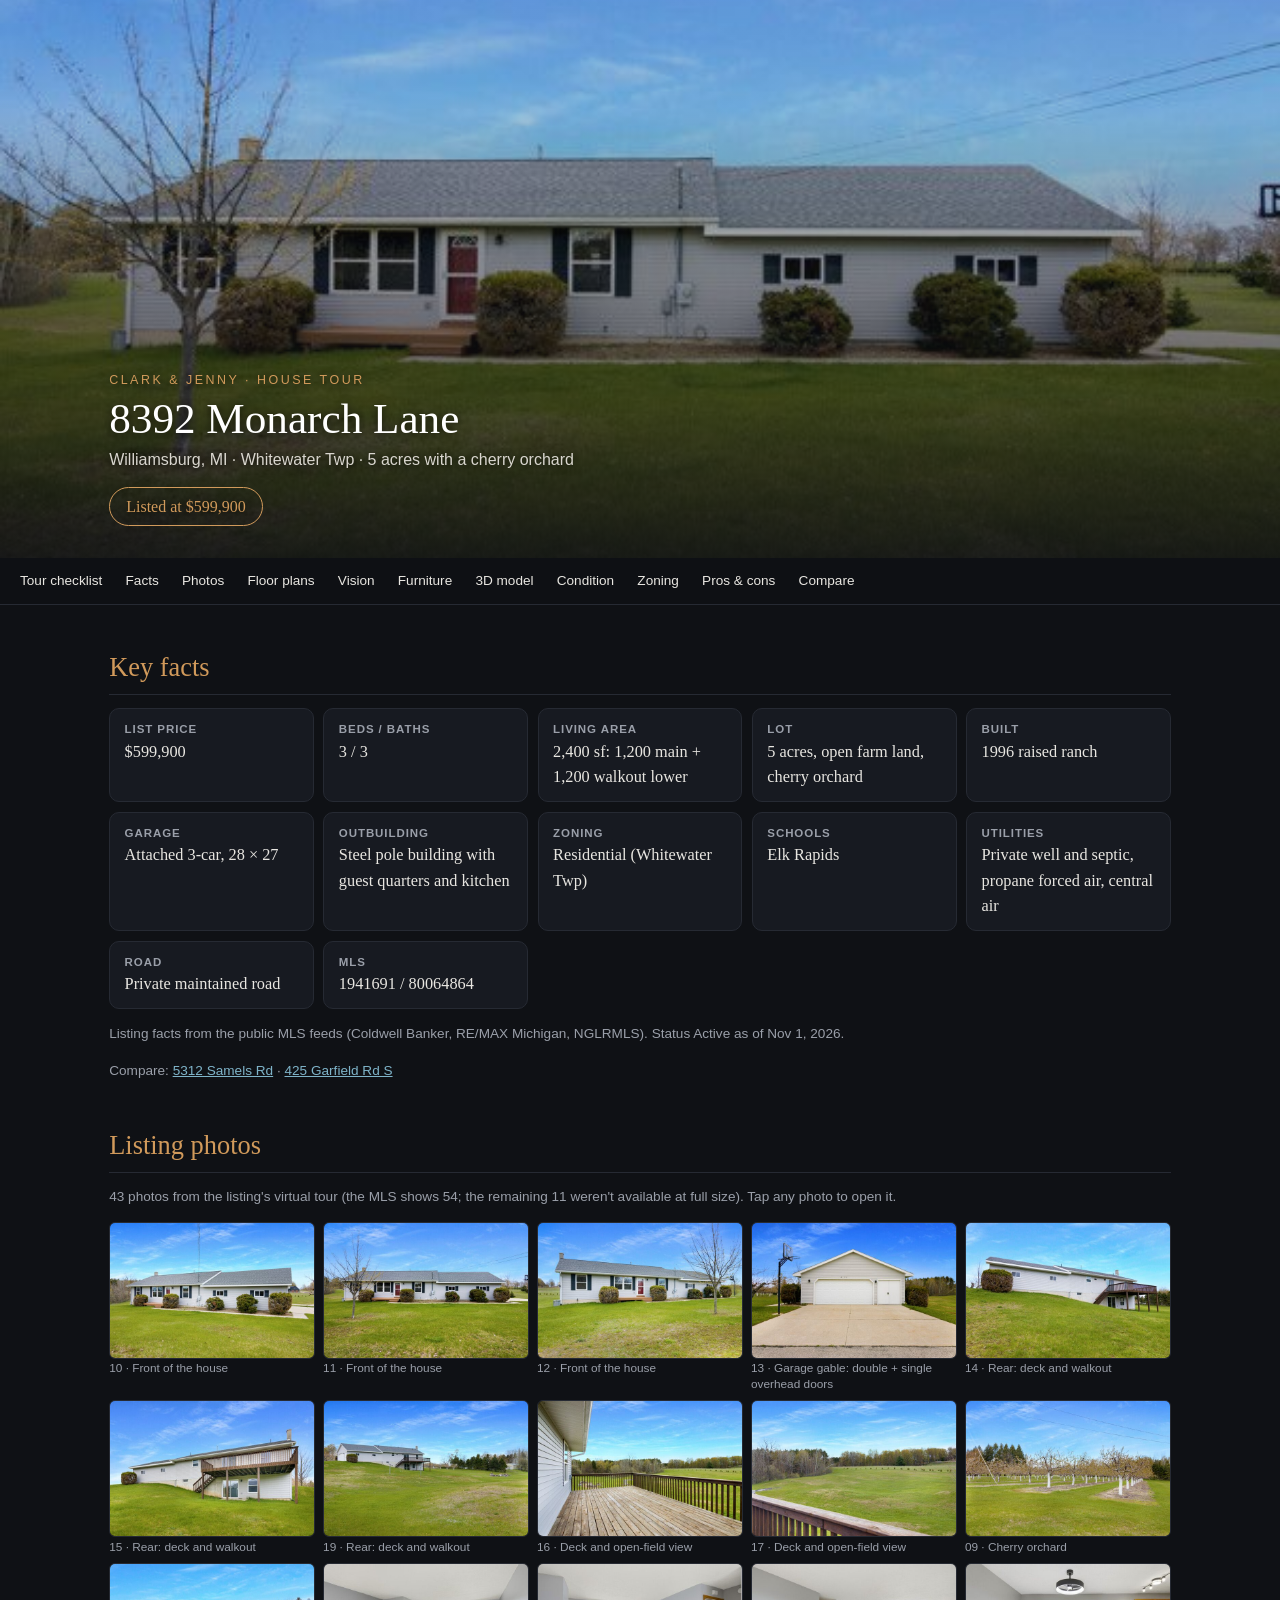
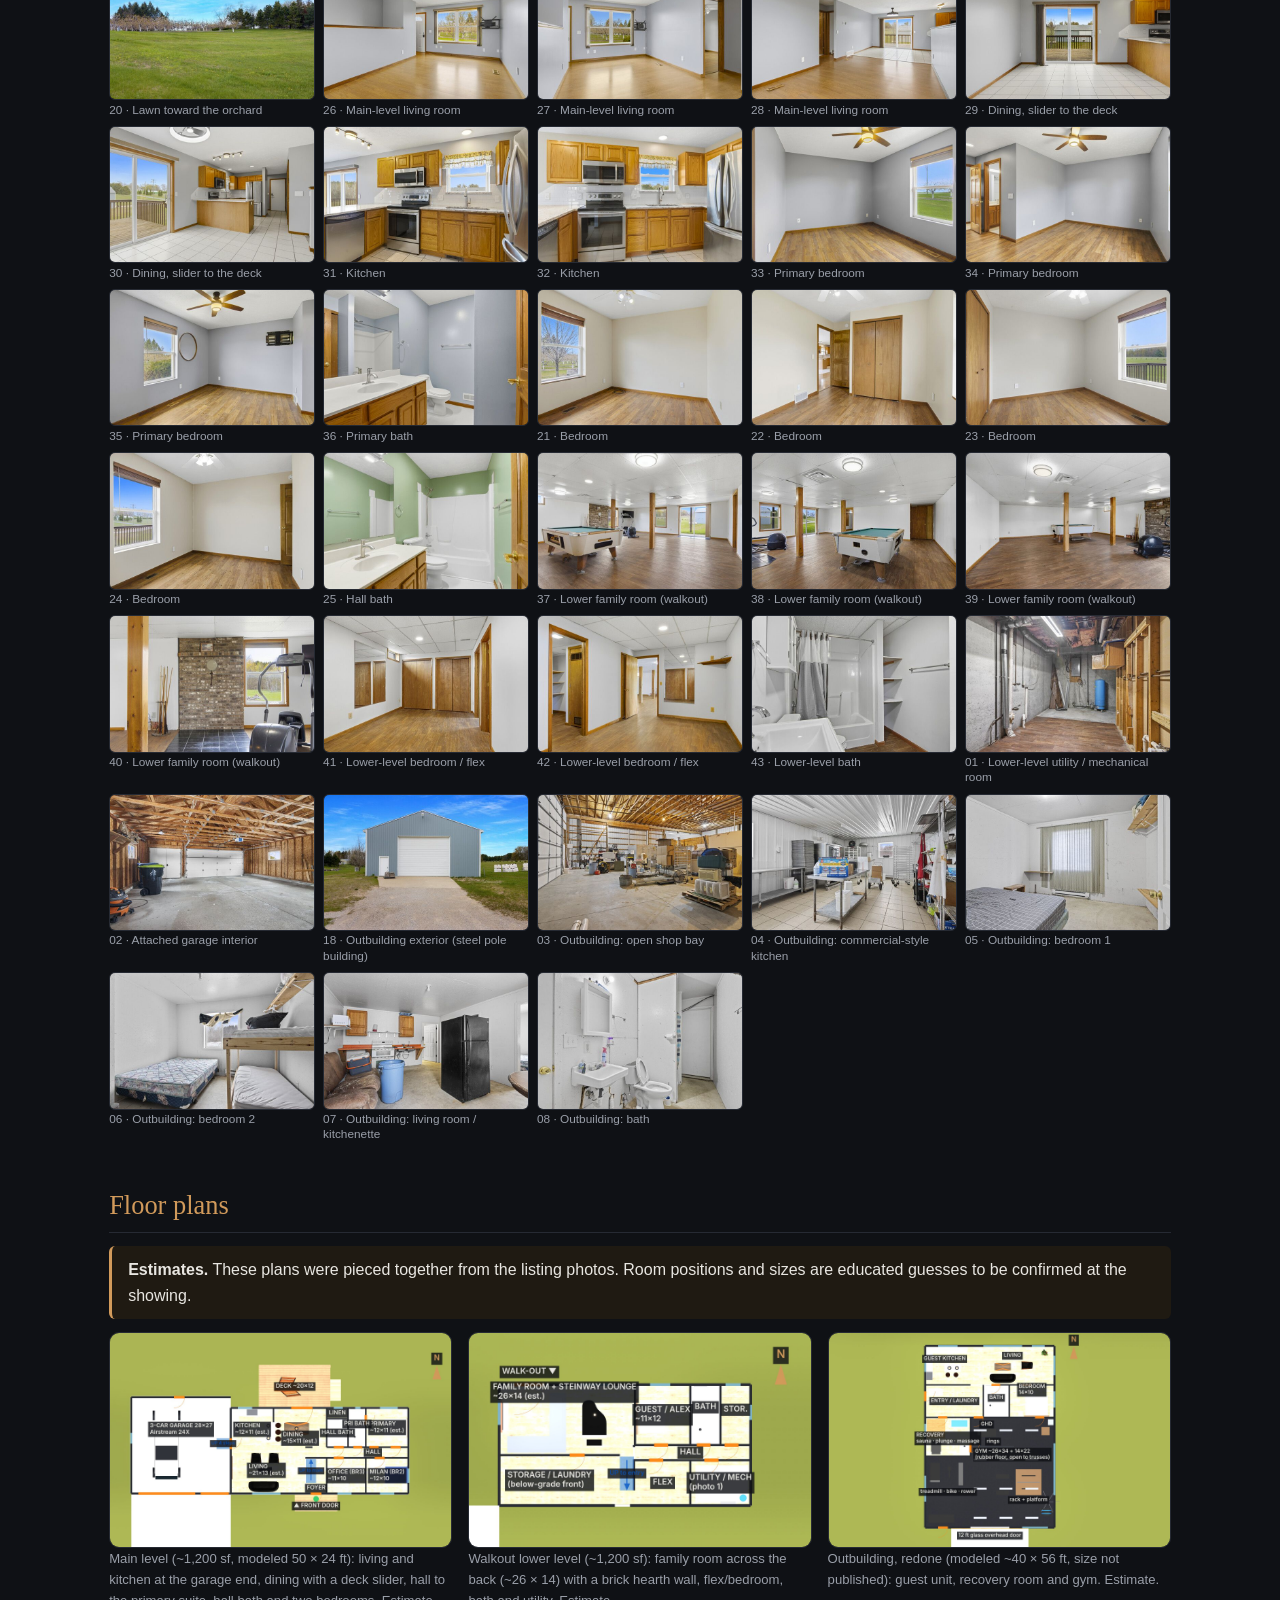
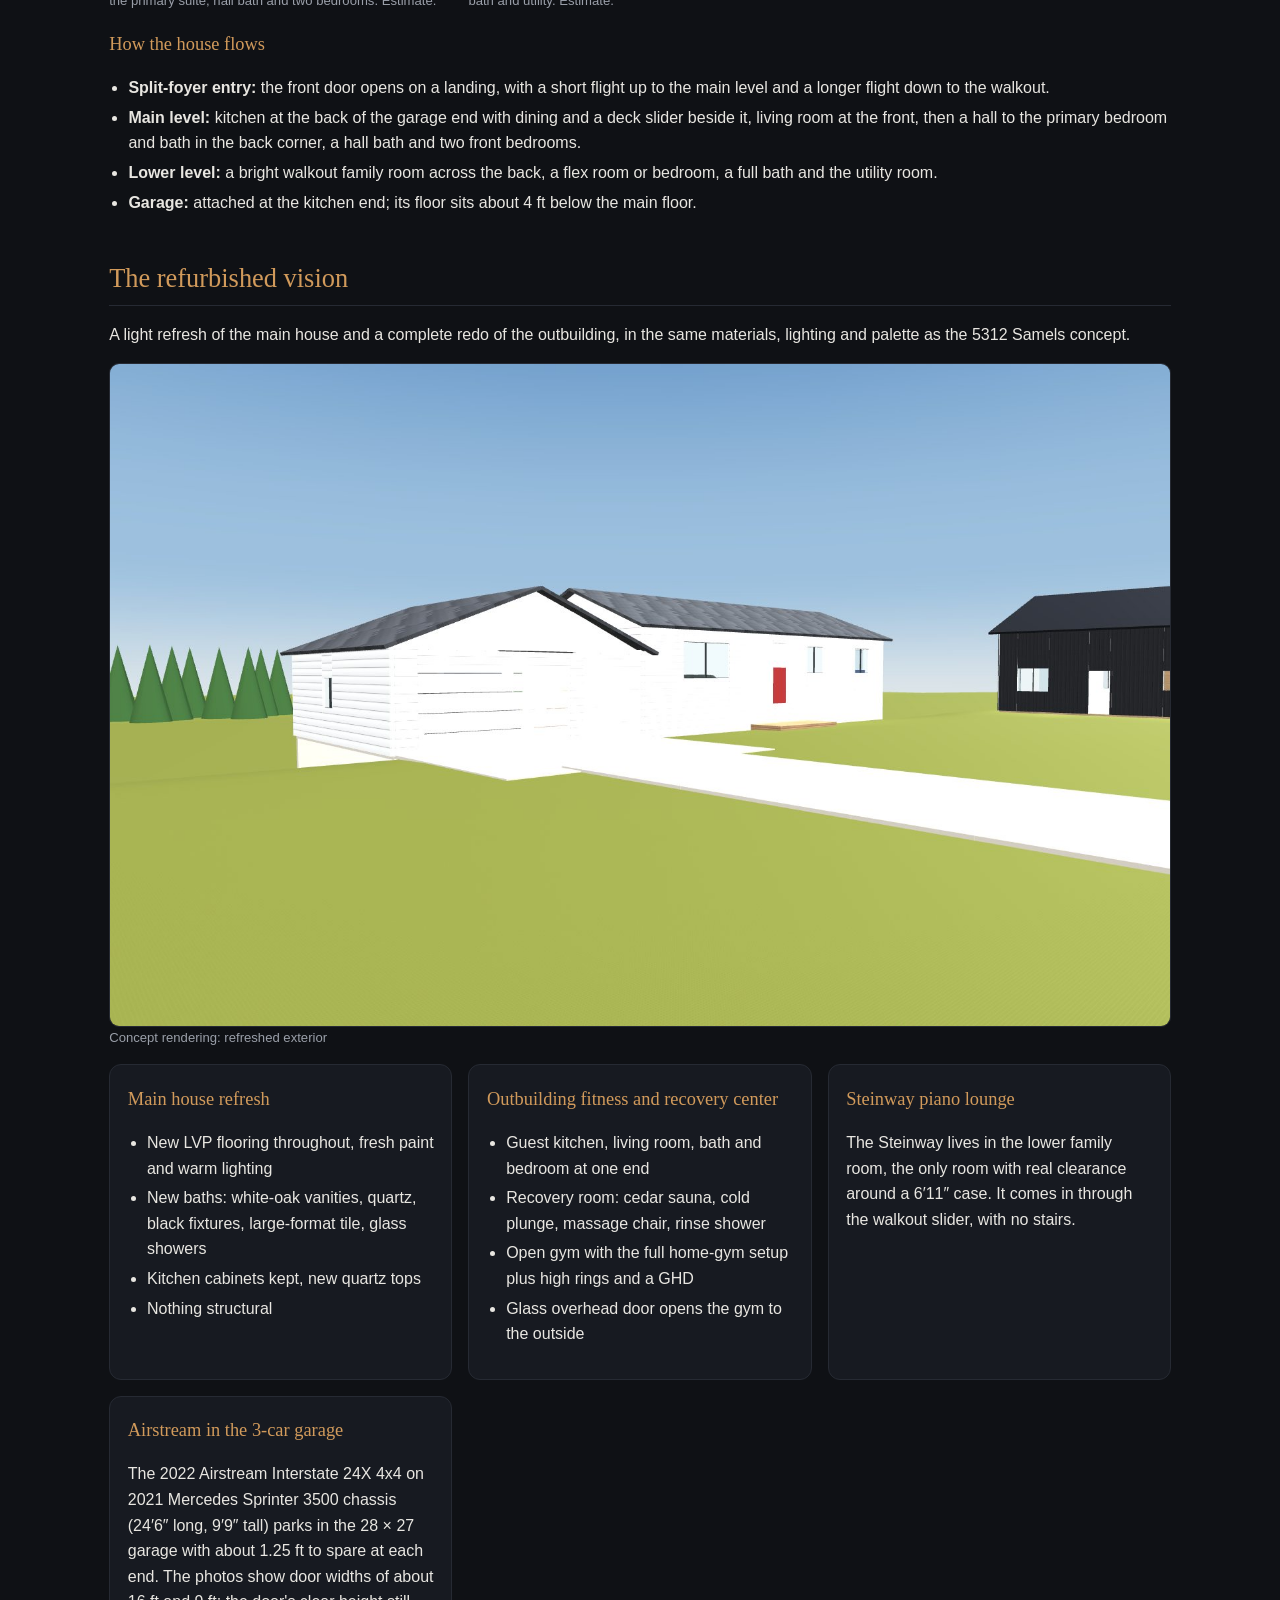
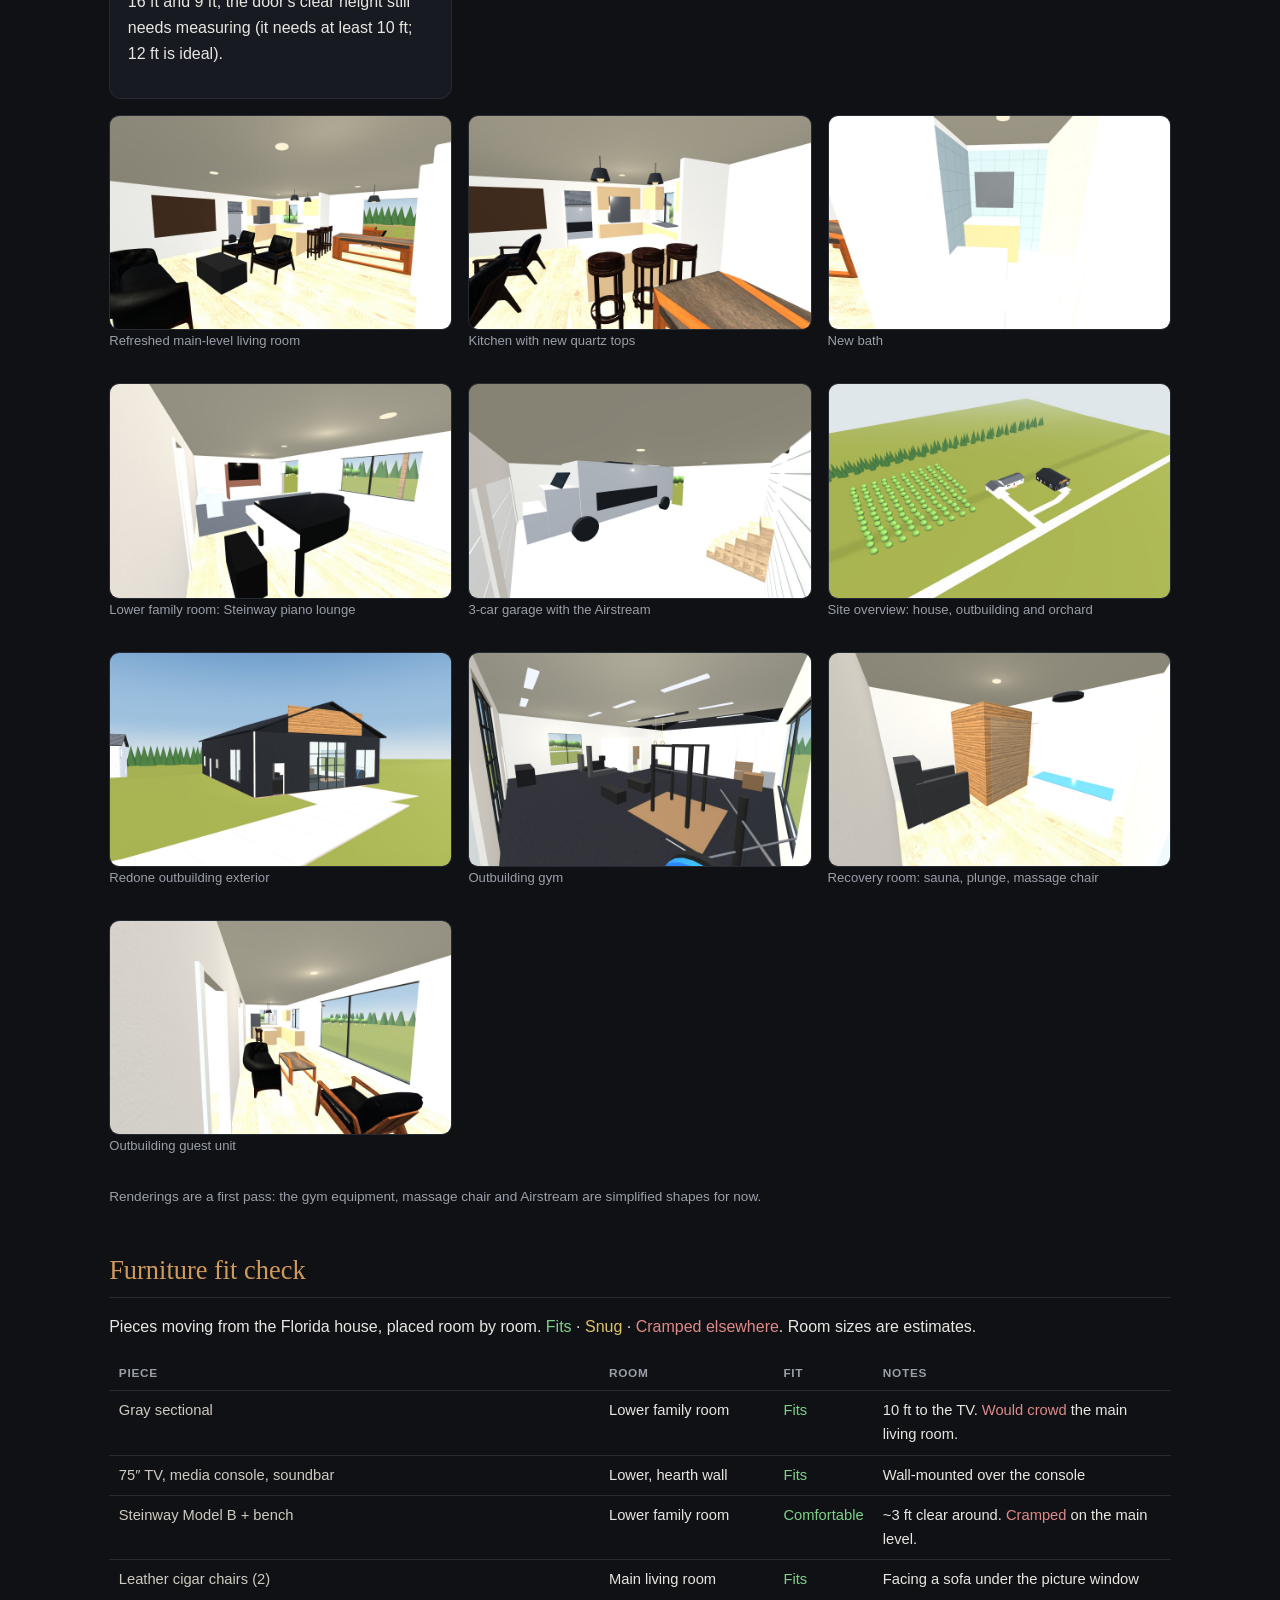
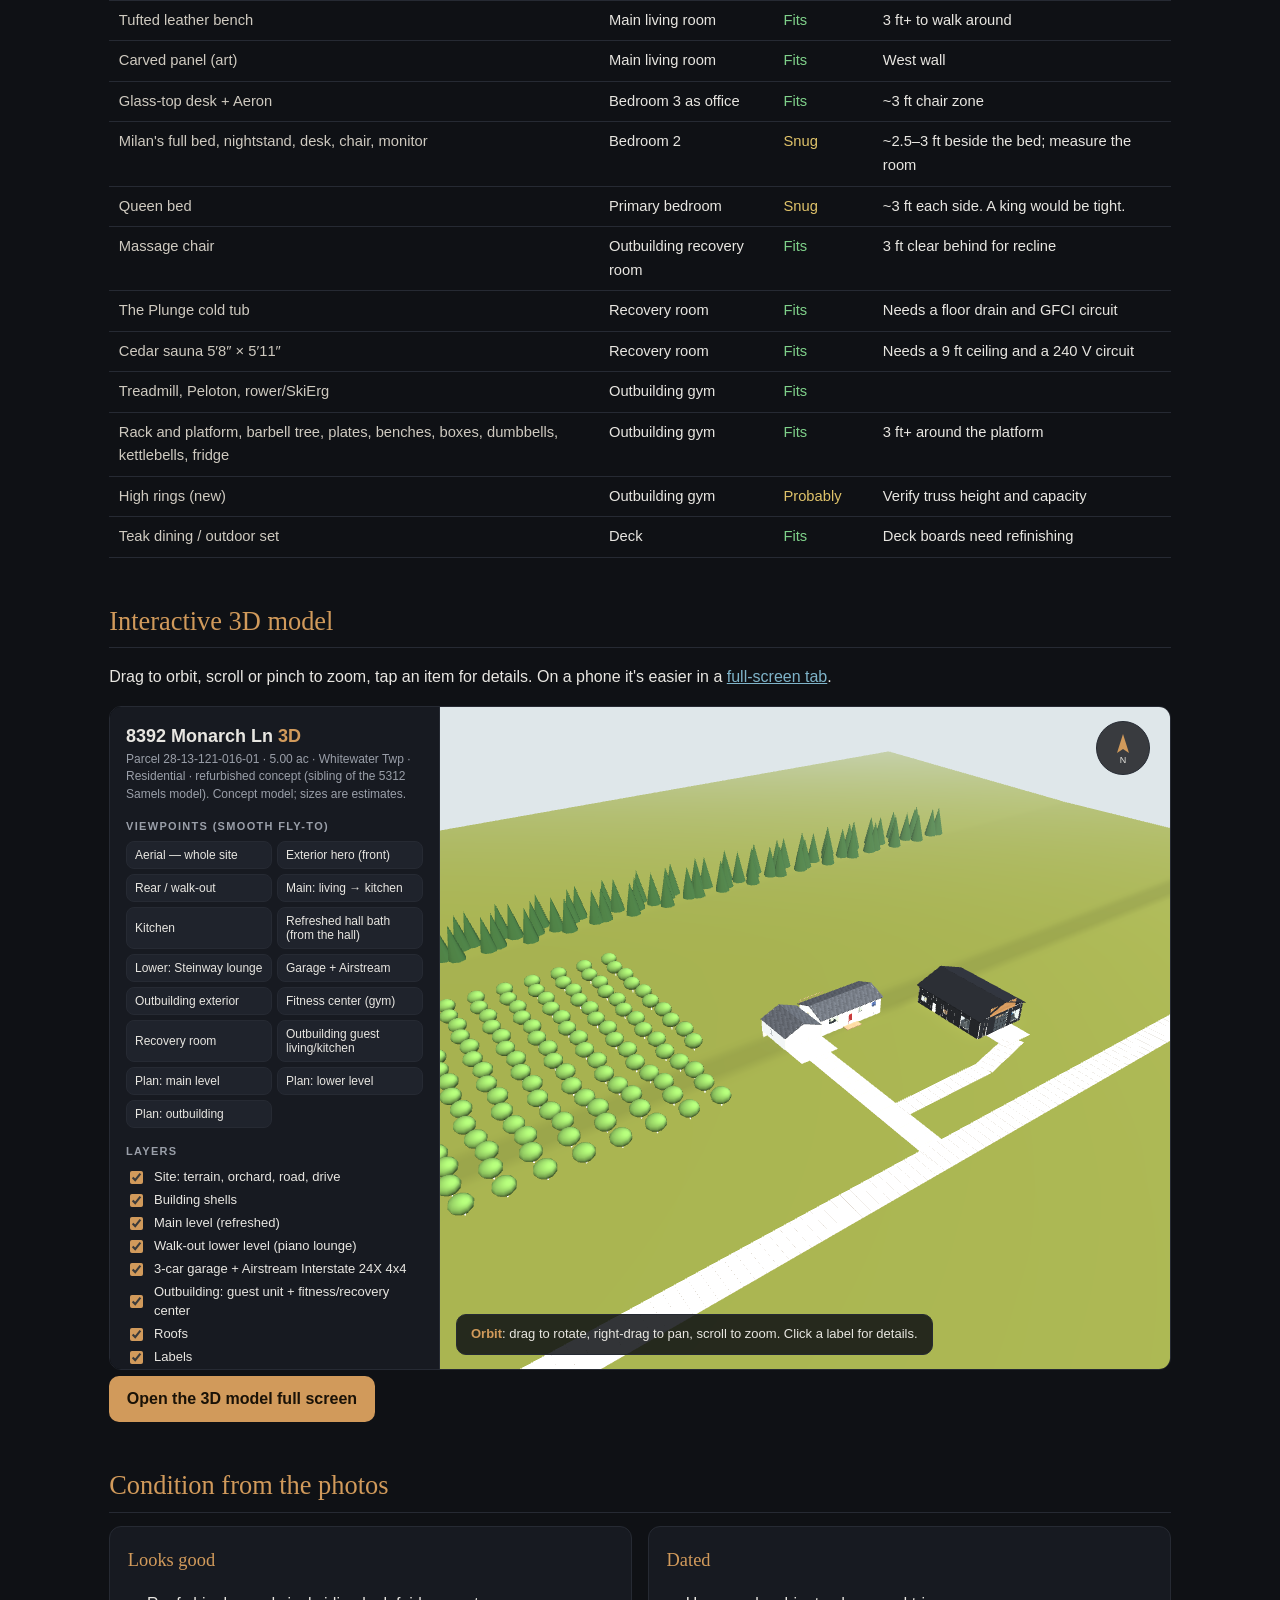
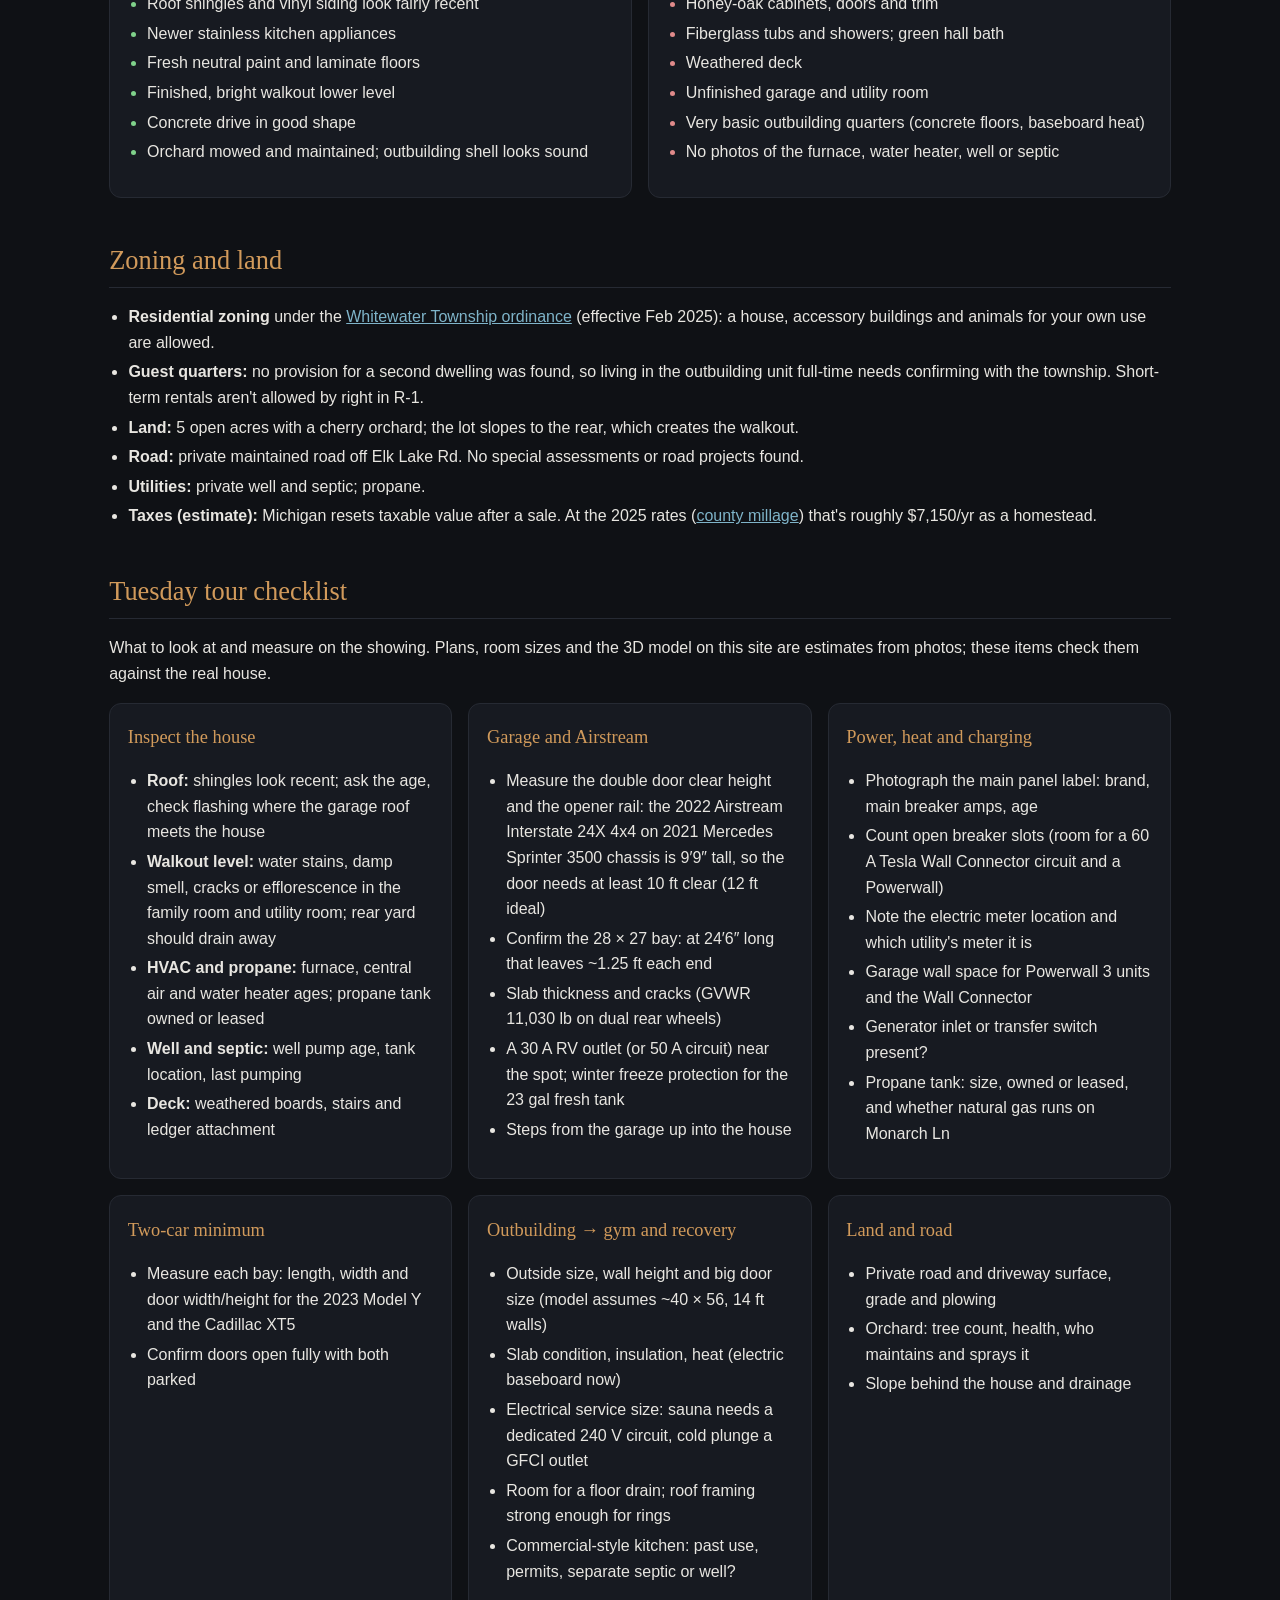
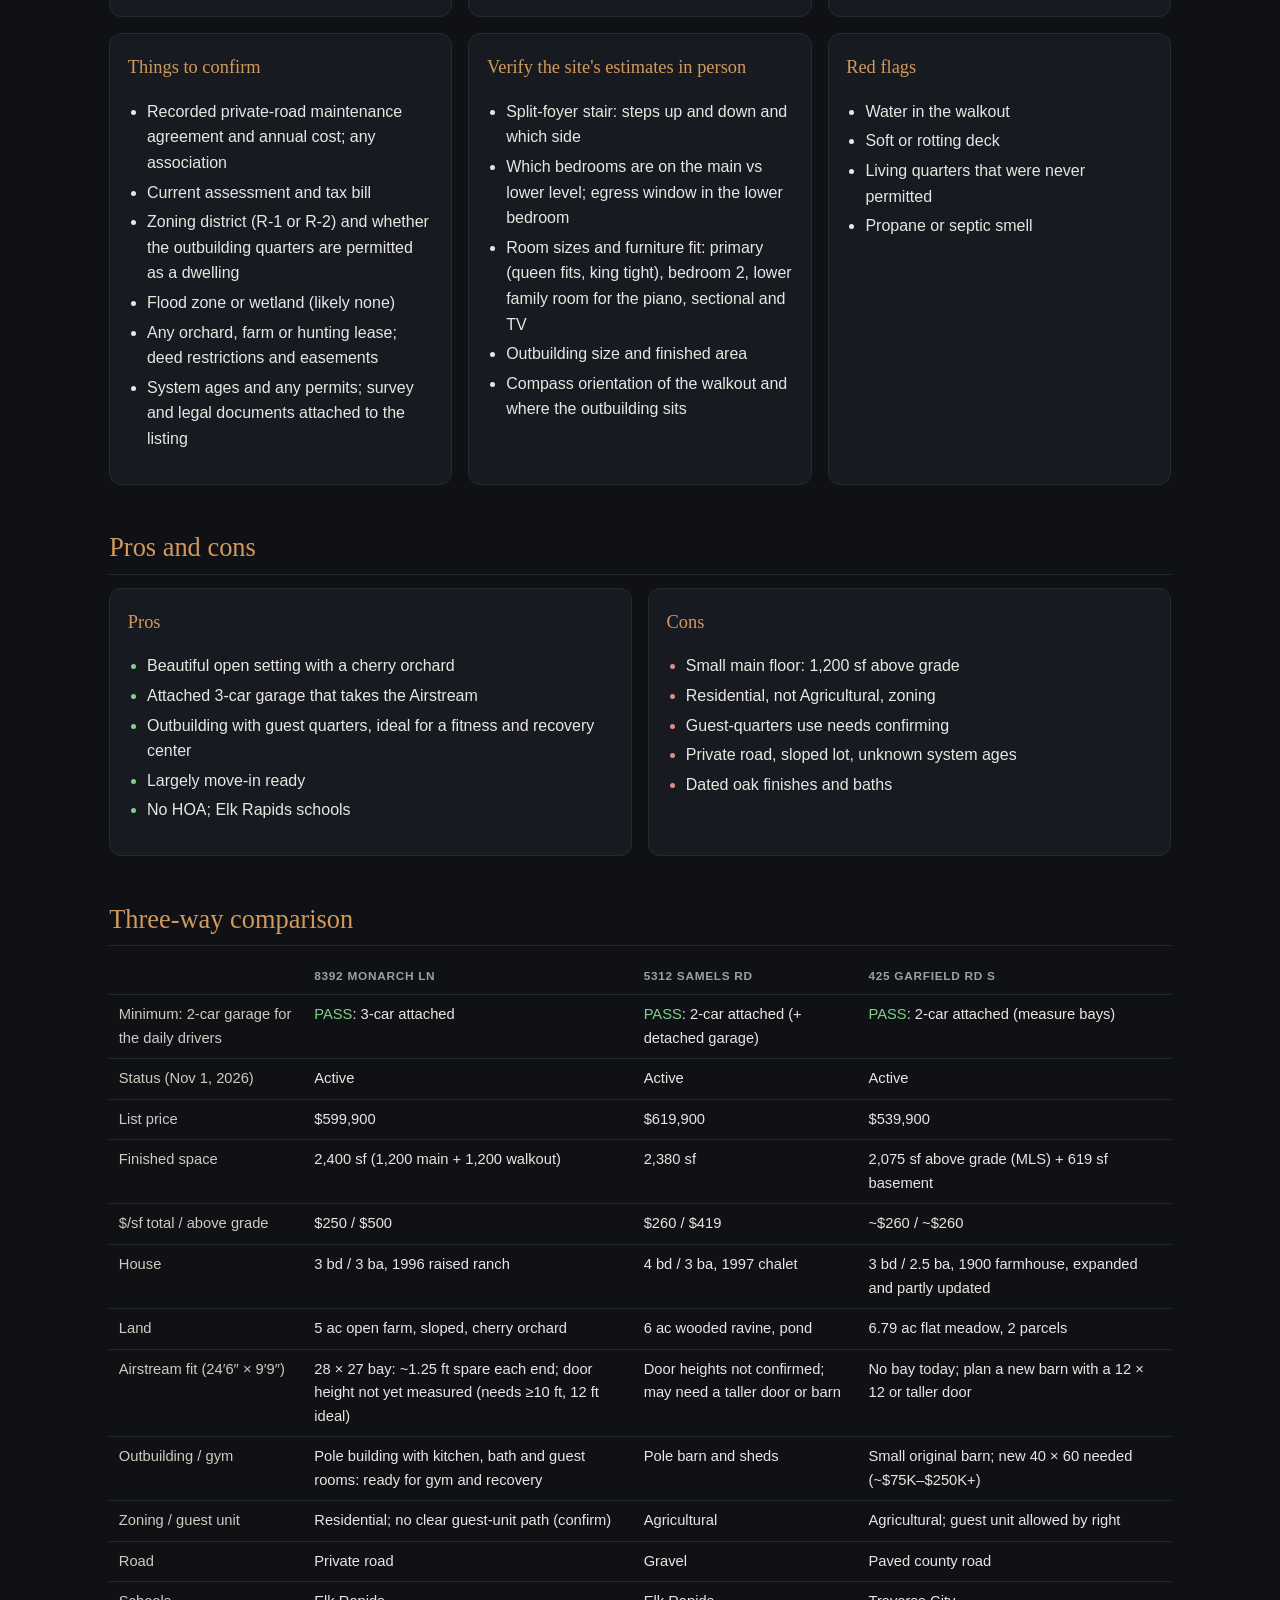
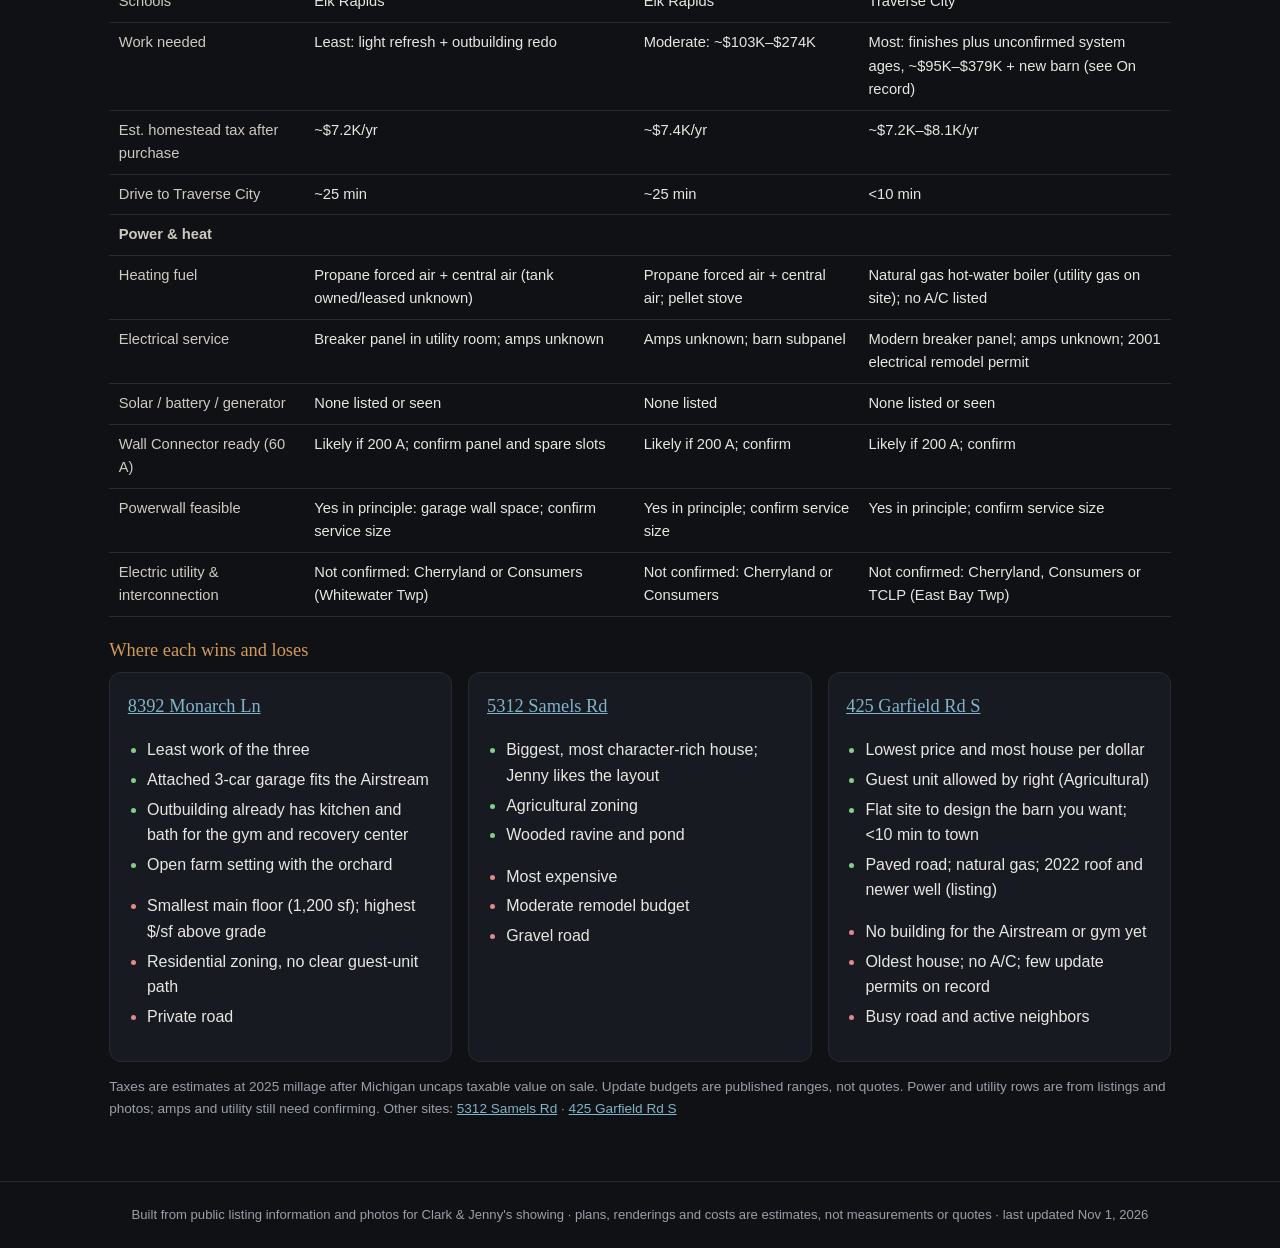
<file: index.html>
<!doctype html><html lang="en"><head><meta charset="utf-8"><meta name="viewport" content="width=device-width,initial-scale=1"><title>8392 Monarch Ln · Williamsburg MI</title><meta name="robots" content="noindex"><link rel="stylesheet" href="style.css"></head><body>
<header class="hero" style="background-image:url(photos/11.jpg)"><div class="in"><p class="kicker">Clark &amp; Jenny · house tour</p><h1>8392 Monarch Lane</h1><p class="sub">Williamsburg, MI · Whitewater Twp · 5 acres with a cherry orchard</p><span class="price">Listed at $599,900</span></div></header>
<nav><a href="#checklist">Tour checklist</a><a href="#facts">Facts</a><a href="#photos">Photos</a><a href="#plans">Floor plans</a><a href="#vision">Vision</a><a href="#furniture">Furniture</a><a href="#model">3D model</a><a href="#condition">Condition</a><a href="#zoning">Zoning</a><a href="#proscons">Pros & cons</a><a href="#compare">Compare</a></nav><main>
<section id="facts"><h2>Key facts</h2>
<div class="facts"><div class="fact"><b>List price</b><span>$599,900</span></div><div class="fact"><b>Beds / baths</b><span>3 / 3</span></div><div class="fact"><b>Living area</b><span>2,400 sf: 1,200 main + 1,200 walkout lower</span></div><div class="fact"><b>Lot</b><span>5 acres, open farm land, cherry orchard</span></div><div class="fact"><b>Built</b><span>1996 raised ranch</span></div><div class="fact"><b>Garage</b><span>Attached 3-car, 28 × 27</span></div><div class="fact"><b>Outbuilding</b><span>Steel pole building with guest quarters and kitchen</span></div><div class="fact"><b>Zoning</b><span>Residential (Whitewater Twp)</span></div><div class="fact"><b>Schools</b><span>Elk Rapids</span></div><div class="fact"><b>Utilities</b><span>Private well and septic, propane forced air, central air</span></div><div class="fact"><b>Road</b><span>Private maintained road</span></div><div class="fact"><b>MLS</b><span>1941691 / 80064864</span></div></div>
<p class="muted">Listing facts from the public MLS feeds (Coldwell Banker, RE/MAX Michigan, NGLRMLS). Status Active as of Nov 1, 2026.</p><p class="muted" style="margin-top:1rem">Compare: <a href="https://clarkhuang.github.io/5312-samels-rd/">5312 Samels Rd</a> · <a href="https://clarkhuang.github.io/425-garfield-rd-s/">425 Garfield Rd S</a></p></section>
<section id="photos"><h2>Listing photos</h2><p class="muted">43 photos from the listing's virtual tour (the MLS shows 54; the remaining 11 weren't available at full size). Tap any photo to open it.</p><div class="gal"><figure><a href="photos/10.jpg" target="_blank"><img src="photos/10.jpg" alt="10 · Front of the house" loading="lazy"></a><figcaption>10 · Front of the house</figcaption></figure><figure><a href="photos/11.jpg" target="_blank"><img src="photos/11.jpg" alt="11 · Front of the house" loading="lazy"></a><figcaption>11 · Front of the house</figcaption></figure><figure><a href="photos/12.jpg" target="_blank"><img src="photos/12.jpg" alt="12 · Front of the house" loading="lazy"></a><figcaption>12 · Front of the house</figcaption></figure><figure><a href="photos/13.jpg" target="_blank"><img src="photos/13.jpg" alt="13 · Garage gable: double + single overhead doors" loading="lazy"></a><figcaption>13 · Garage gable: double + single overhead doors</figcaption></figure><figure><a href="photos/14.jpg" target="_blank"><img src="photos/14.jpg" alt="14 · Rear: deck and walkout" loading="lazy"></a><figcaption>14 · Rear: deck and walkout</figcaption></figure><figure><a href="photos/15.jpg" target="_blank"><img src="photos/15.jpg" alt="15 · Rear: deck and walkout" loading="lazy"></a><figcaption>15 · Rear: deck and walkout</figcaption></figure><figure><a href="photos/19.jpg" target="_blank"><img src="photos/19.jpg" alt="19 · Rear: deck and walkout" loading="lazy"></a><figcaption>19 · Rear: deck and walkout</figcaption></figure><figure><a href="photos/16.jpg" target="_blank"><img src="photos/16.jpg" alt="16 · Deck and open-field view" loading="lazy"></a><figcaption>16 · Deck and open-field view</figcaption></figure><figure><a href="photos/17.jpg" target="_blank"><img src="photos/17.jpg" alt="17 · Deck and open-field view" loading="lazy"></a><figcaption>17 · Deck and open-field view</figcaption></figure><figure><a href="photos/09.jpg" target="_blank"><img src="photos/09.jpg" alt="09 · Cherry orchard" loading="lazy"></a><figcaption>09 · Cherry orchard</figcaption></figure><figure><a href="photos/20.jpg" target="_blank"><img src="photos/20.jpg" alt="20 · Lawn toward the orchard" loading="lazy"></a><figcaption>20 · Lawn toward the orchard</figcaption></figure><figure><a href="photos/26.jpg" target="_blank"><img src="photos/26.jpg" alt="26 · Main-level living room" loading="lazy"></a><figcaption>26 · Main-level living room</figcaption></figure><figure><a href="photos/27.jpg" target="_blank"><img src="photos/27.jpg" alt="27 · Main-level living room" loading="lazy"></a><figcaption>27 · Main-level living room</figcaption></figure><figure><a href="photos/28.jpg" target="_blank"><img src="photos/28.jpg" alt="28 · Main-level living room" loading="lazy"></a><figcaption>28 · Main-level living room</figcaption></figure><figure><a href="photos/29.jpg" target="_blank"><img src="photos/29.jpg" alt="29 · Dining, slider to the deck" loading="lazy"></a><figcaption>29 · Dining, slider to the deck</figcaption></figure><figure><a href="photos/30.jpg" target="_blank"><img src="photos/30.jpg" alt="30 · Dining, slider to the deck" loading="lazy"></a><figcaption>30 · Dining, slider to the deck</figcaption></figure><figure><a href="photos/31.jpg" target="_blank"><img src="photos/31.jpg" alt="31 · Kitchen" loading="lazy"></a><figcaption>31 · Kitchen</figcaption></figure><figure><a href="photos/32.jpg" target="_blank"><img src="photos/32.jpg" alt="32 · Kitchen" loading="lazy"></a><figcaption>32 · Kitchen</figcaption></figure><figure><a href="photos/33.jpg" target="_blank"><img src="photos/33.jpg" alt="33 · Primary bedroom" loading="lazy"></a><figcaption>33 · Primary bedroom</figcaption></figure><figure><a href="photos/34.jpg" target="_blank"><img src="photos/34.jpg" alt="34 · Primary bedroom" loading="lazy"></a><figcaption>34 · Primary bedroom</figcaption></figure><figure><a href="photos/35.jpg" target="_blank"><img src="photos/35.jpg" alt="35 · Primary bedroom" loading="lazy"></a><figcaption>35 · Primary bedroom</figcaption></figure><figure><a href="photos/36.jpg" target="_blank"><img src="photos/36.jpg" alt="36 · Primary bath" loading="lazy"></a><figcaption>36 · Primary bath</figcaption></figure><figure><a href="photos/21.jpg" target="_blank"><img src="photos/21.jpg" alt="21 · Bedroom" loading="lazy"></a><figcaption>21 · Bedroom</figcaption></figure><figure><a href="photos/22.jpg" target="_blank"><img src="photos/22.jpg" alt="22 · Bedroom" loading="lazy"></a><figcaption>22 · Bedroom</figcaption></figure><figure><a href="photos/23.jpg" target="_blank"><img src="photos/23.jpg" alt="23 · Bedroom" loading="lazy"></a><figcaption>23 · Bedroom</figcaption></figure><figure><a href="photos/24.jpg" target="_blank"><img src="photos/24.jpg" alt="24 · Bedroom" loading="lazy"></a><figcaption>24 · Bedroom</figcaption></figure><figure><a href="photos/25.jpg" target="_blank"><img src="photos/25.jpg" alt="25 · Hall bath" loading="lazy"></a><figcaption>25 · Hall bath</figcaption></figure><figure><a href="photos/37.jpg" target="_blank"><img src="photos/37.jpg" alt="37 · Lower family room (walkout)" loading="lazy"></a><figcaption>37 · Lower family room (walkout)</figcaption></figure><figure><a href="photos/38.jpg" target="_blank"><img src="photos/38.jpg" alt="38 · Lower family room (walkout)" loading="lazy"></a><figcaption>38 · Lower family room (walkout)</figcaption></figure><figure><a href="photos/39.jpg" target="_blank"><img src="photos/39.jpg" alt="39 · Lower family room (walkout)" loading="lazy"></a><figcaption>39 · Lower family room (walkout)</figcaption></figure><figure><a href="photos/40.jpg" target="_blank"><img src="photos/40.jpg" alt="40 · Lower family room (walkout)" loading="lazy"></a><figcaption>40 · Lower family room (walkout)</figcaption></figure><figure><a href="photos/41.jpg" target="_blank"><img src="photos/41.jpg" alt="41 · Lower-level bedroom / flex" loading="lazy"></a><figcaption>41 · Lower-level bedroom / flex</figcaption></figure><figure><a href="photos/42.jpg" target="_blank"><img src="photos/42.jpg" alt="42 · Lower-level bedroom / flex" loading="lazy"></a><figcaption>42 · Lower-level bedroom / flex</figcaption></figure><figure><a href="photos/43.jpg" target="_blank"><img src="photos/43.jpg" alt="43 · Lower-level bath" loading="lazy"></a><figcaption>43 · Lower-level bath</figcaption></figure><figure><a href="photos/01.jpg" target="_blank"><img src="photos/01.jpg" alt="01 · Lower-level utility / mechanical room" loading="lazy"></a><figcaption>01 · Lower-level utility / mechanical room</figcaption></figure><figure><a href="photos/02.jpg" target="_blank"><img src="photos/02.jpg" alt="02 · Attached garage interior" loading="lazy"></a><figcaption>02 · Attached garage interior</figcaption></figure><figure><a href="photos/18.jpg" target="_blank"><img src="photos/18.jpg" alt="18 · Outbuilding exterior (steel pole building)" loading="lazy"></a><figcaption>18 · Outbuilding exterior (steel pole building)</figcaption></figure><figure><a href="photos/03.jpg" target="_blank"><img src="photos/03.jpg" alt="03 · Outbuilding: open shop bay" loading="lazy"></a><figcaption>03 · Outbuilding: open shop bay</figcaption></figure><figure><a href="photos/04.jpg" target="_blank"><img src="photos/04.jpg" alt="04 · Outbuilding: commercial-style kitchen" loading="lazy"></a><figcaption>04 · Outbuilding: commercial-style kitchen</figcaption></figure><figure><a href="photos/05.jpg" target="_blank"><img src="photos/05.jpg" alt="05 · Outbuilding: bedroom 1" loading="lazy"></a><figcaption>05 · Outbuilding: bedroom 1</figcaption></figure><figure><a href="photos/06.jpg" target="_blank"><img src="photos/06.jpg" alt="06 · Outbuilding: bedroom 2" loading="lazy"></a><figcaption>06 · Outbuilding: bedroom 2</figcaption></figure><figure><a href="photos/07.jpg" target="_blank"><img src="photos/07.jpg" alt="07 · Outbuilding: living room / kitchenette" loading="lazy"></a><figcaption>07 · Outbuilding: living room / kitchenette</figcaption></figure><figure><a href="photos/08.jpg" target="_blank"><img src="photos/08.jpg" alt="08 · Outbuilding: bath" loading="lazy"></a><figcaption>08 · Outbuilding: bath</figcaption></figure></div></section>
<section id="plans"><h2>Floor plans</h2>
<div class="warn"><b>Estimates.</b> These plans were pieced together from the listing photos. Room positions and sizes are educated guesses to be confirmed at the showing.</div>
<div class="grid"><figure class="wide"><img src="img/plan_main.jpg" alt="Main level (~1,200 sf, modeled 50 × 24 ft): living and kitchen at the garage end, dining with a deck slider, hall to the primary suite, hall bath and two bedrooms. Estimate." loading="lazy"><figcaption>Main level (~1,200 sf, modeled 50 × 24 ft): living and kitchen at the garage end, dining with a deck slider, hall to the primary suite, hall bath and two bedrooms. Estimate.</figcaption></figure><figure class="wide"><img src="img/plan_lower.jpg" alt="Walkout lower level (~1,200 sf): family room across the back (~26 × 14) with a brick hearth wall, flex/bedroom, bath and utility. Estimate." loading="lazy"><figcaption>Walkout lower level (~1,200 sf): family room across the back (~26 × 14) with a brick hearth wall, flex/bedroom, bath and utility. Estimate.</figcaption></figure><figure class="wide"><img src="img/plan_outbuilding.jpg" alt="Outbuilding, redone (modeled ~40 × 56 ft, size not published): guest unit, recovery room and gym. Estimate." loading="lazy"><figcaption>Outbuilding, redone (modeled ~40 × 56 ft, size not published): guest unit, recovery room and gym. Estimate.</figcaption></figure></div>
<h3>How the house flows</h3><ul><li><b>Split-foyer entry:</b> the front door opens on a landing, with a short flight up to the main level and a longer flight down to the walkout.</li><li><b>Main level:</b> kitchen at the back of the garage end with dining and a deck slider beside it, living room at the front, then a hall to the primary bedroom and bath in the back corner, a hall bath and two front bedrooms.</li><li><b>Lower level:</b> a bright walkout family room across the back, a flex room or bedroom, a full bath and the utility room.</li><li><b>Garage:</b> attached at the kitchen end; its floor sits about 4 ft below the main floor.</li></ul></section>
<section id="vision"><h2>The refurbished vision</h2>
<p>A light refresh of the main house and a complete redo of the outbuilding, in the same materials, lighting and palette as the 5312 Samels concept.</p>
<figure class="wide"><img src="img/hero.jpg" alt="Concept rendering: refreshed exterior" loading="lazy"><figcaption>Concept rendering: refreshed exterior</figcaption></figure>
<div class="grid">
<div class="card"><h3>Main house refresh</h3><ul><li>New LVP flooring throughout, fresh paint and warm lighting</li><li>New baths: white-oak vanities, quartz, black fixtures, large-format tile, glass showers</li><li>Kitchen cabinets kept, new quartz tops</li><li>Nothing structural</li></ul></div>
<div class="card"><h3>Outbuilding fitness and recovery center</h3><ul><li>Guest kitchen, living room, bath and bedroom at one end</li><li>Recovery room: cedar sauna, cold plunge, massage chair, rinse shower</li><li>Open gym with the full home-gym setup plus high rings and a GHD</li><li>Glass overhead door opens the gym to the outside</li></ul></div>
<div class="card"><h3>Steinway piano lounge</h3><p>The Steinway lives in the lower family room, the only room with real clearance around a 6′11″ case. It comes in through the walkout slider, with no stairs.</p></div>
<div class="card"><h3>Airstream in the 3-car garage</h3><p>The 2022 Airstream Interstate 24X 4x4 on 2021 Mercedes Sprinter 3500 chassis (24′6″ long, 9′9″ tall) parks in the 28 × 27 garage with about 1.25 ft to spare at each end. The photos show door widths of about 16 ft and 9 ft; the door's clear height still needs measuring (it needs at least 10 ft; 12 ft is ideal).</p></div>
</div>
<div class="grid" style="margin-top:1rem"><figure class="wide"><img src="img/living.jpg" alt="Refreshed main-level living room" loading="lazy"><figcaption>Refreshed main-level living room</figcaption></figure><figure class="wide"><img src="img/kitchen.jpg" alt="Kitchen with new quartz tops" loading="lazy"><figcaption>Kitchen with new quartz tops</figcaption></figure><figure class="wide"><img src="img/bath.jpg" alt="New bath" loading="lazy"><figcaption>New bath</figcaption></figure><figure class="wide"><img src="img/piano.jpg" alt="Lower family room: Steinway piano lounge" loading="lazy"><figcaption>Lower family room: Steinway piano lounge</figcaption></figure><figure class="wide"><img src="img/garage.jpg" alt="3-car garage with the Airstream" loading="lazy"><figcaption>3-car garage with the Airstream</figcaption></figure><figure class="wide"><img src="img/aerial.jpg" alt="Site overview: house, outbuilding and orchard" loading="lazy"><figcaption>Site overview: house, outbuilding and orchard</figcaption></figure><figure class="wide"><img src="img/ob_ext.jpg" alt="Redone outbuilding exterior" loading="lazy"><figcaption>Redone outbuilding exterior</figcaption></figure><figure class="wide"><img src="img/ob_gym.jpg" alt="Outbuilding gym" loading="lazy"><figcaption>Outbuilding gym</figcaption></figure><figure class="wide"><img src="img/ob_rec.jpg" alt="Recovery room: sauna, plunge, massage chair" loading="lazy"><figcaption>Recovery room: sauna, plunge, massage chair</figcaption></figure><figure class="wide"><img src="img/ob_unit.jpg" alt="Outbuilding guest unit" loading="lazy"><figcaption>Outbuilding guest unit</figcaption></figure></div>
<p class="muted">Renderings are a first pass: the gym equipment, massage chair and Airstream are simplified shapes for now.</p></section>
<section id="furniture"><h2>Furniture fit check</h2><p>Pieces moving from the Florida house, placed room by room. <span class="ok">Fits</span> · <span class="tight">Snug</span> · <span class="bad">Cramped elsewhere</span>. Room sizes are estimates.</p>
<div class="tw"><table><tr><th>Piece</th><th>Room</th><th>Fit</th><th>Notes</th></tr><tr><td>Gray sectional</td><td>Lower family room</td><td><span class="ok">Fits</span></td><td>10 ft to the TV. <span class="bad">Would crowd</span> the main living room.</td></tr><tr><td>75″ TV, media console, soundbar</td><td>Lower, hearth wall</td><td><span class="ok">Fits</span></td><td>Wall-mounted over the console</td></tr><tr><td>Steinway Model B + bench</td><td>Lower family room</td><td><span class="ok">Comfortable</span></td><td>~3 ft clear around. <span class="bad">Cramped</span> on the main level.</td></tr><tr><td>Leather cigar chairs (2)</td><td>Main living room</td><td><span class="ok">Fits</span></td><td>Facing a sofa under the picture window</td></tr><tr><td>Tufted leather bench</td><td>Main living room</td><td><span class="ok">Fits</span></td><td>3 ft+ to walk around</td></tr><tr><td>Carved panel (art)</td><td>Main living room</td><td><span class="ok">Fits</span></td><td>West wall</td></tr><tr><td>Glass-top desk + Aeron</td><td>Bedroom 3 as office</td><td><span class="ok">Fits</span></td><td>~3 ft chair zone</td></tr><tr><td>Milan's full bed, nightstand, desk, chair, monitor</td><td>Bedroom 2</td><td><span class="tight">Snug</span></td><td>~2.5–3 ft beside the bed; measure the room</td></tr><tr><td>Queen bed</td><td>Primary bedroom</td><td><span class="tight">Snug</span></td><td>~3 ft each side. A king would be tight.</td></tr><tr><td>Massage chair</td><td>Outbuilding recovery room</td><td><span class="ok">Fits</span></td><td>3 ft clear behind for recline</td></tr><tr><td>The Plunge cold tub</td><td>Recovery room</td><td><span class="ok">Fits</span></td><td>Needs a floor drain and GFCI circuit</td></tr><tr><td>Cedar sauna 5′8″ × 5′11″</td><td>Recovery room</td><td><span class="ok">Fits</span></td><td>Needs a 9 ft ceiling and a 240 V circuit</td></tr><tr><td>Treadmill, Peloton, rower/SkiErg</td><td>Outbuilding gym</td><td><span class="ok">Fits</span></td><td></td></tr><tr><td>Rack and platform, barbell tree, plates, benches, boxes, dumbbells, kettlebells, fridge</td><td>Outbuilding gym</td><td><span class="ok">Fits</span></td><td>3 ft+ around the platform</td></tr><tr><td>High rings (new)</td><td>Outbuilding gym</td><td><span class="tight">Probably</span></td><td>Verify truss height and capacity</td></tr><tr><td>Teak dining / outdoor set</td><td>Deck</td><td><span class="ok">Fits</span></td><td>Deck boards need refinishing</td></tr></table></div></section>
<section id="model"><h2>Interactive 3D model</h2><p>Drag to orbit, scroll or pinch to zoom, tap an item for details. On a phone it's easier in a <a href="model/model.html" target="_blank">full-screen tab</a>.</p>
<div class="model"><iframe src="model/model.html" title="8392 Monarch Ln 3D model" loading="lazy" allowfullscreen></iframe></div>
<a class="cta" href="model/model.html" target="_blank">Open the 3D model full screen</a></section>
<section id="condition"><h2>Condition from the photos</h2><div class="pc"><div class="card"><h3>Looks good</h3><ul class="pro"><li>Roof shingles and vinyl siding look fairly recent</li><li>Newer stainless kitchen appliances</li><li>Fresh neutral paint and laminate floors</li><li>Finished, bright walkout lower level</li><li>Concrete drive in good shape</li><li>Orchard mowed and maintained; outbuilding shell looks sound</li></ul></div><div class="card"><h3>Dated</h3><ul class="con"><li>Honey-oak cabinets, doors and trim</li><li>Fiberglass tubs and showers; green hall bath</li><li>Weathered deck</li><li>Unfinished garage and utility room</li><li>Very basic outbuilding quarters (concrete floors, baseboard heat)</li><li>No photos of the furnace, water heater, well or septic</li></ul></div></div></section>
<section id="zoning"><h2>Zoning and land</h2><ul>
<li><b>Residential zoning</b> under the <a href="https://www.whitewatertownshipmi.gov/uploads/2/1/9/6/21966412/whitewater_zoning_effective_26_2025_s.pdf" target="_blank">Whitewater Township ordinance</a> (effective Feb 2025): a house, accessory buildings and animals for your own use are allowed.</li>
<li><b>Guest quarters:</b> no provision for a second dwelling was found, so living in the outbuilding unit full-time needs confirming with the township. Short-term rentals aren't allowed by right in R-1.</li>
<li><b>Land:</b> 5 open acres with a cherry orchard; the lot slopes to the rear, which creates the walkout.</li>
<li><b>Road:</b> private maintained road off Elk Lake Rd. No special assessments or road projects found.</li>
<li><b>Utilities:</b> private well and septic; propane.</li>
<li><b>Taxes (estimate):</b> Michigan resets taxable value after a sale. At the 2025 rates (<a href="https://www.gtcountymi.gov/DocumentCenter/View/24315" target="_blank">county millage</a>) that's roughly $7,150/yr as a homestead.</li>
</ul></section>
<section id="checklist"><h2>Tuesday tour checklist</h2><p>What to look at and measure on the showing. Plans, room sizes and the 3D model on this site are estimates from photos; these items check them against the real house.</p><div class="grid"><div class="card"><h3>Inspect the house</h3><ul><li><b>Roof:</b> shingles look recent; ask the age, check flashing where the garage roof meets the house</li><li><b>Walkout level:</b> water stains, damp smell, cracks or efflorescence in the family room and utility room; rear yard should drain away</li><li><b>HVAC and propane:</b> furnace, central air and water heater ages; propane tank owned or leased</li><li><b>Well and septic:</b> well pump age, tank location, last pumping</li><li><b>Deck:</b> weathered boards, stairs and ledger attachment</li></ul></div><div class="card"><h3>Garage and Airstream</h3><ul><li>Measure the double door clear height and the opener rail: the 2022 Airstream Interstate 24X 4x4 on 2021 Mercedes Sprinter 3500 chassis is 9′9″ tall, so the door needs at least 10 ft clear (12 ft ideal)</li><li>Confirm the 28 × 27 bay: at 24′6″ long that leaves ~1.25 ft each end</li><li>Slab thickness and cracks (GVWR 11,030 lb on dual rear wheels)</li><li>A 30 A RV outlet (or 50 A circuit) near the spot; winter freeze protection for the 23 gal fresh tank</li><li>Steps from the garage up into the house</li></ul></div><div class="card"><h3>Power, heat and charging</h3><ul><li>Photograph the main panel label: brand, main breaker amps, age</li><li>Count open breaker slots (room for a 60 A Tesla Wall Connector circuit and a Powerwall)</li><li>Note the electric meter location and which utility's meter it is</li><li>Garage wall space for Powerwall 3 units and the Wall Connector</li><li>Generator inlet or transfer switch present?</li><li>Propane tank: size, owned or leased, and whether natural gas runs on Monarch Ln</li></ul></div><div class="card"><h3>Two-car minimum</h3><ul><li>Measure each bay: length, width and door width/height for the 2023 Model Y and the Cadillac XT5</li><li>Confirm doors open fully with both parked</li></ul></div><div class="card"><h3>Outbuilding → gym and recovery</h3><ul><li>Outside size, wall height and big door size (model assumes ~40 × 56, 14 ft walls)</li><li>Slab condition, insulation, heat (electric baseboard now)</li><li>Electrical service size: sauna needs a dedicated 240 V circuit, cold plunge a GFCI outlet</li><li>Room for a floor drain; roof framing strong enough for rings</li><li>Commercial-style kitchen: past use, permits, separate septic or well?</li></ul></div><div class="card"><h3>Land and road</h3><ul><li>Private road and driveway surface, grade and plowing</li><li>Orchard: tree count, health, who maintains and sprays it</li><li>Slope behind the house and drainage</li></ul></div><div class="card"><h3>Things to confirm</h3><ul><li>Recorded private-road maintenance agreement and annual cost; any association</li><li>Current assessment and tax bill</li><li>Zoning district (R-1 or R-2) and whether the outbuilding quarters are permitted as a dwelling</li><li>Flood zone or wetland (likely none)</li><li>Any orchard, farm or hunting lease; deed restrictions and easements</li><li>System ages and any permits; survey and legal documents attached to the listing</li></ul></div><div class="card"><h3>Verify the site's estimates in person</h3><ul><li>Split-foyer stair: steps up and down and which side</li><li>Which bedrooms are on the main vs lower level; egress window in the lower bedroom</li><li>Room sizes and furniture fit: primary (queen fits, king tight), bedroom 2, lower family room for the piano, sectional and TV</li><li>Outbuilding size and finished area</li><li>Compass orientation of the walkout and where the outbuilding sits</li></ul></div><div class="card"><h3>Red flags</h3><ul><li>Water in the walkout</li><li>Soft or rotting deck</li><li>Living quarters that were never permitted</li><li>Propane or septic smell</li></ul></div></div></section>
<section id="proscons"><h2>Pros and cons</h2><div class="pc"><div class="card"><h3>Pros</h3><ul class="pro"><li>Beautiful open setting with a cherry orchard</li><li>Attached 3-car garage that takes the Airstream</li><li>Outbuilding with guest quarters, ideal for a fitness and recovery center</li><li>Largely move-in ready</li><li>No HOA; Elk Rapids schools</li></ul></div><div class="card"><h3>Cons</h3><ul class="con"><li>Small main floor: 1,200 sf above grade</li><li>Residential, not Agricultural, zoning</li><li>Guest-quarters use needs confirming</li><li>Private road, sloped lot, unknown system ages</li><li>Dated oak finishes and baths</li></ul></div></div></section>
<section id="compare"><h2>Three-way comparison</h2><div class="tw"><table><tr><th></th><th>8392 Monarch Ln</th><th>5312 Samels Rd</th><th>425 Garfield Rd S</th></tr><tr><td>Minimum: 2-car garage for the daily drivers</td><td><span class="ok">PASS</span>: 3-car attached</td><td><span class="ok">PASS</span>: 2-car attached (+ detached garage)</td><td><span class="ok">PASS</span>: 2-car attached (measure bays)</td></tr><tr><td>Status (Nov 1, 2026)</td><td>Active</td><td>Active</td><td>Active</td></tr><tr><td>List price</td><td>$599,900</td><td>$619,900</td><td>$539,900</td></tr><tr><td>Finished space</td><td>2,400 sf (1,200 main + 1,200 walkout)</td><td>2,380 sf</td><td>2,075 sf above grade (MLS) + 619 sf basement</td></tr><tr><td>$/sf total / above grade</td><td>$250 / $500</td><td>$260 / $419</td><td>~$260 / ~$260</td></tr><tr><td>House</td><td>3 bd / 3 ba, 1996 raised ranch</td><td>4 bd / 3 ba, 1997 chalet</td><td>3 bd / 2.5 ba, 1900 farmhouse, expanded and partly updated</td></tr><tr><td>Land</td><td>5 ac open farm, sloped, cherry orchard</td><td>6 ac wooded ravine, pond</td><td>6.79 ac flat meadow, 2 parcels</td></tr><tr><td>Airstream fit (24′6″ × 9′9″)</td><td>28 × 27 bay: ~1.25 ft spare each end; door height not yet measured (needs ≥10 ft, 12 ft ideal)</td><td>Door heights not confirmed; may need a taller door or barn</td><td>No bay today; plan a new barn with a 12 × 12 or taller door</td></tr><tr><td>Outbuilding / gym</td><td>Pole building with kitchen, bath and guest rooms: ready for gym and recovery</td><td>Pole barn and sheds</td><td>Small original barn; new 40 × 60 needed (~$75K–$250K+)</td></tr><tr><td>Zoning / guest unit</td><td>Residential; no clear guest-unit path (confirm)</td><td>Agricultural</td><td>Agricultural; guest unit allowed by right</td></tr><tr><td>Road</td><td>Private road</td><td>Gravel</td><td>Paved county road</td></tr><tr><td>Schools</td><td>Elk Rapids</td><td>Elk Rapids</td><td>Traverse City</td></tr><tr><td>Work needed</td><td>Least: light refresh + outbuilding redo</td><td>Moderate: ~$103K–$274K</td><td>Most: finishes plus unconfirmed system ages, ~$95K–$379K + new barn (see On record)</td></tr><tr><td>Est. homestead tax after purchase</td><td>~$7.2K/yr</td><td>~$7.4K/yr</td><td>~$7.2K–$8.1K/yr</td></tr><tr><td>Drive to Traverse City</td><td>~25 min</td><td>~25 min</td><td><10 min</td></tr><tr><td><b>Power &amp; heat</b></td><td></td><td></td><td></td></tr><tr><td>Heating fuel</td><td>Propane forced air + central air (tank owned/leased unknown)</td><td>Propane forced air + central air; pellet stove</td><td>Natural gas hot-water boiler (utility gas on site); no A/C listed</td></tr><tr><td>Electrical service</td><td>Breaker panel in utility room; amps unknown</td><td>Amps unknown; barn subpanel</td><td>Modern breaker panel; amps unknown; 2001 electrical remodel permit</td></tr><tr><td>Solar / battery / generator</td><td>None listed or seen</td><td>None listed</td><td>None listed or seen</td></tr><tr><td>Wall Connector ready (60 A)</td><td>Likely if 200 A; confirm panel and spare slots</td><td>Likely if 200 A; confirm</td><td>Likely if 200 A; confirm</td></tr><tr><td>Powerwall feasible</td><td>Yes in principle: garage wall space; confirm service size</td><td>Yes in principle; confirm service size</td><td>Yes in principle; confirm service size</td></tr><tr><td>Electric utility &amp; interconnection</td><td>Not confirmed: Cherryland or Consumers (Whitewater Twp)</td><td>Not confirmed: Cherryland or Consumers</td><td>Not confirmed: Cherryland, Consumers or TCLP (East Bay Twp)</td></tr></table></div><h3 style="margin-top:1.2rem">Where each wins and loses</h3><div class="grid"><div class="card"><h3><a href="https://clarkhuang.github.io/8392-monarch-ln/">8392 Monarch Ln</a></h3><ul class="pro"><li>Least work of the three</li><li>Attached 3-car garage fits the Airstream</li><li>Outbuilding already has kitchen and bath for the gym and recovery center</li><li>Open farm setting with the orchard</li></ul><ul class="con"><li>Smallest main floor (1,200 sf); highest $/sf above grade</li><li>Residential zoning, no clear guest-unit path</li><li>Private road</li></ul></div><div class="card"><h3><a href="https://clarkhuang.github.io/5312-samels-rd/">5312 Samels Rd</a></h3><ul class="pro"><li>Biggest, most character-rich house; Jenny likes the layout</li><li>Agricultural zoning</li><li>Wooded ravine and pond</li></ul><ul class="con"><li>Most expensive</li><li>Moderate remodel budget</li><li>Gravel road</li></ul></div><div class="card"><h3><a href="https://clarkhuang.github.io/425-garfield-rd-s/">425 Garfield Rd S</a></h3><ul class="pro"><li>Lowest price and most house per dollar</li><li>Guest unit allowed by right (Agricultural)</li><li>Flat site to design the barn you want; <10 min to town</li><li>Paved road; natural gas; 2022 roof and newer well (listing)</li></ul><ul class="con"><li>No building for the Airstream or gym yet</li><li>Oldest house; no A/C; few update permits on record</li><li>Busy road and active neighbors</li></ul></div></div><p class="muted">Taxes are estimates at 2025 millage after Michigan uncaps taxable value on sale. Update budgets are published ranges, not quotes. Power and utility rows are from listings and photos; amps and utility still need confirming. Other sites: <a href="https://clarkhuang.github.io/5312-samels-rd/">5312 Samels Rd</a> · <a href="https://clarkhuang.github.io/425-garfield-rd-s/">425 Garfield Rd S</a></p></section></main>
<footer>Built from public listing information and photos for Clark &amp; Jenny's showing · plans, renderings and costs are estimates, not measurements or quotes · last updated Nov 1, 2026</footer></body></html>
</file>
<file: style.css>
:root{--bg:#0f1115;--panel:#171a21;--line:#262a33;--text:#e8e6e1;--muted:#9a9fa9;--accent:#d19a5b;--accent2:#7fb4c9;--ok:#7fd18a;--bad:#e08a8a}
*{box-sizing:border-box}html{scroll-behavior:smooth}body{margin:0;background:var(--bg);color:var(--text);font:16px/1.6 -apple-system,"Segoe UI",Inter,Roboto,Helvetica,Arial,sans-serif;-webkit-text-size-adjust:100%}
h1,h2,h3{font-family:Georgia,"Times New Roman",serif;font-weight:normal}
.hero{position:relative;min-height:62vh;display:flex;align-items:flex-end;background:#000 center/cover no-repeat;color:#fff}
.hero:after{content:"";position:absolute;inset:0;background:linear-gradient(180deg,rgba(15,17,21,.15) 20%,rgba(15,17,21,.92))}
.hero .in{text-shadow:0 1px 8px rgba(0,0,0,.7);position:relative;z-index:1;max-width:1100px;margin:0 auto;width:100%;padding:2rem 1.2rem}
.kicker{color:var(--accent);letter-spacing:.2em;text-transform:uppercase;font-size:.78rem;margin:0}
.hero h1{font-size:2.7rem;margin:.2rem 0;line-height:1.15}.hero p.sub{color:#d9d6cf;margin:.2rem 0}
.price{display:inline-block;margin-top:.7rem;border:1px solid var(--accent);color:var(--accent);padding:.35rem 1rem;border-radius:2rem;font-family:Georgia,serif}
nav{position:sticky;top:0;z-index:5;background:rgba(15,17,21,.96);border-bottom:1px solid var(--line);display:flex;overflow-x:auto;gap:.15rem;padding:.4rem .6rem;scrollbar-width:none}
nav a{color:var(--text);text-decoration:none;white-space:nowrap;padding:.35rem .65rem;font-size:.85rem;border-radius:4px}nav a:hover{background:var(--accent);color:#1a1207}
a{color:var(--accent2)}
main{max-width:1100px;margin:0 auto;padding:0 1.2rem 3rem}
section{margin-top:2.6rem;scroll-margin-top:3.2rem}h2{font-size:1.65rem;color:var(--accent);border-bottom:1px solid var(--line);padding-bottom:.35rem;margin-bottom:.8rem}h3{font-size:1.15rem;color:var(--accent);margin:.2rem 0 .4rem}
.facts{display:grid;grid-template-columns:repeat(auto-fill,minmax(170px,1fr));gap:.6rem}
.fact{background:var(--panel);border:1px solid var(--line);border-radius:10px;padding:.7rem .9rem}.fact b{display:block;font-size:.72rem;color:var(--muted);text-transform:uppercase;letter-spacing:.08em;font-weight:600}.fact span{font-family:Georgia,serif;font-size:1.02rem;line-height:1.4}
.grid{display:grid;grid-template-columns:repeat(auto-fit,minmax(280px,1fr));gap:1rem}
.card{background:var(--panel);border:1px solid var(--line);border-radius:12px;padding:1rem 1.1rem}
.gal{display:grid;grid-template-columns:repeat(auto-fill,minmax(180px,1fr));gap:.5rem}.gal figure{margin:0}.gal img{width:100%;aspect-ratio:3/2;object-fit:cover;border-radius:6px;border:1px solid var(--line);display:block}
.gal figcaption{font-size:.74rem;color:var(--muted);line-height:1.3;margin-top:.15rem}
figure.wide{margin:0 0 1rem}figure.wide img{width:100%;border-radius:10px;border:1px solid var(--line);display:block;background:#fff}figure.wide figcaption{font-size:.82rem;color:var(--muted)}
.tw{overflow-x:auto;-webkit-overflow-scrolling:touch}table{border-collapse:collapse;width:100%;font-size:.92rem}td,th{border-bottom:1px solid var(--line);padding:.5rem .6rem;text-align:left;vertical-align:top}th{color:var(--muted);font-size:.74rem;text-transform:uppercase;letter-spacing:.06em;font-weight:600}
td:first-child{color:#cfcac0}
.warn{border-left:3px solid var(--accent);background:#1f1a12;padding:.7rem 1rem;border-radius:6px;margin:.8rem 0}
.cta{display:inline-block;background:var(--accent);color:#1a1207;font-weight:700;padding:.65rem 1.1rem;border-radius:10px;text-decoration:none;margin:.4rem .5rem 0 0}
.model{position:relative;width:100%;aspect-ratio:16/10;border:1px solid var(--line);border-radius:12px;overflow:hidden;background:#000}.model iframe{position:absolute;inset:0;width:100%;height:100%;border:0}
.pc{display:grid;grid-template-columns:1fr 1fr;gap:1rem}.pro li::marker{color:var(--ok)}.con li::marker{color:var(--bad)}
ul{padding-left:1.2rem}li{margin:.25rem 0}.muted{color:var(--muted);font-size:.85rem}
.ok{color:var(--ok)}.tight{color:#e0c36a}.bad{color:var(--bad)}
footer{border-top:1px solid var(--line);color:var(--muted);text-align:center;padding:1.4rem;font-size:.82rem}
@media(max-width:700px){.hero{min-height:52vh}.hero h1{font-size:1.9rem}.pc{grid-template-columns:1fr}.model{aspect-ratio:3/4}h2{font-size:1.4rem}table{font-size:.85rem}}
</file>
